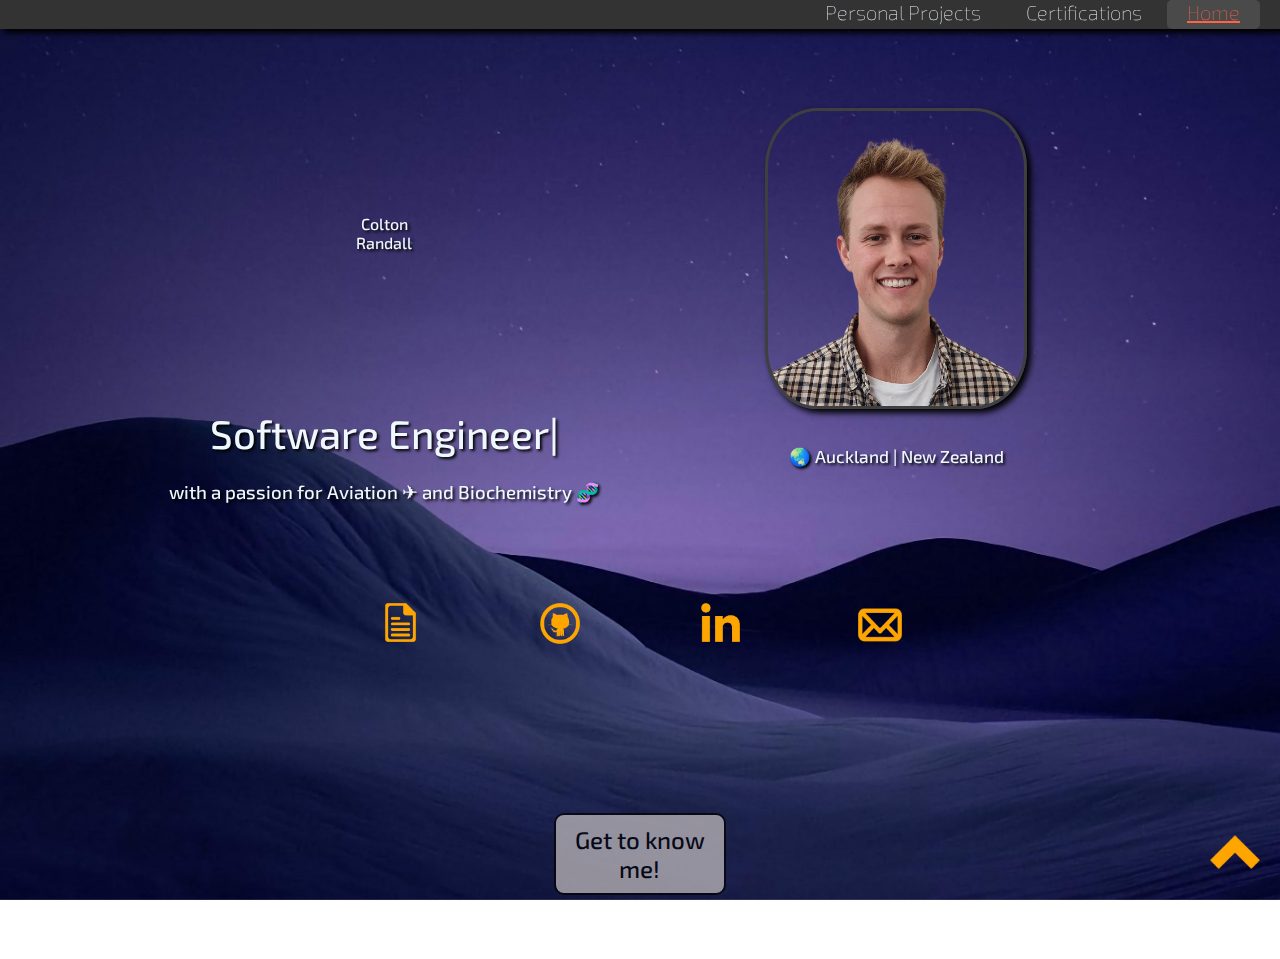
<file: index.html>
<!-- My website -->
<!DOCTYPE html>
<html lang="en">

<head>

    <!-- CSS link -->
    <link href="homePage.css" rel="stylesheet" type="text/css">

    <!-- JavaScript link -->
    <script type="text/javascript" src="website.js"></script>

    <meta name="viewport" content="width=device-width, initial-scale=1.0">

    <title>Colton's Website</title>
</head>

<body>

    <!-- Background image -->
    <div>
        <img src="./website_attachments/images/Surface duo.jpg" id="background">
    </div>




    <!-- Headers -->
    <div class="nav">

        <a href="./projects.html">Personal Projects</a>
        <a href="./certificates.html">Certifications</a>

        <a href="./index.html" id="home">Home</a>
        
        
    </div>


    <br>
    <br>
    <br>

    <div id="header">
        <p id="title">Colton<br>Randall</p>
        

        <img src="./website_attachments/images/Picture-removebg-preview.png" id="mainphoto" title="Me :)">

        <div id="subTitle"><div id="SEtitle"> Software Engineer<blink>|</blink></div><br> with a passion for Aviation &#x2708; and Biochemistry &#x1F9EC; </div>

        <p id="location"> &#x1F30F; Auckland | New Zealand </p>
       
    </div>
    
    <!-- ICONS -->
    <div class="iconLinks">

        <!-- CV -->
        <a href="./website_attachments/documents/Colton_CV_09.21.pdf">
            <img src="./website_attachments/images/CV3.png" id="cvicon" title="View my CV!">
        </a>

        <!-- github -->
        <a href="https://github.com/ColtonRandall">
            <img src="./website_attachments/images/github4.png" id="github" title="See what I've been working on!">
        </a>


        <!-- linkedin -->
        <a href="https://www.linkedin.com/in/coltonrandall/">
            <img src="./website_attachments/images/linkedin3.png" id="linkedin" title="Find me on LinkedIn!">
        </a>

        
        <!-- email -->
        <a href="mailto:coltondominicrandall@gmail.com">
            <img src="./website_attachments/images/mail.png" id="gmail" title="Send me an email!">
        </a>

    

    </div>

    </div>

    <br>
    <br>


    <!-- scroll down bar -->
    <div id="scrollDiv">
        <img src="./website_attachments/scroll.png" id="scroll">
    </div>


    <!-- Aboutme reveal button -->
    <div id="buttonDiv">
    <button type="button" onclick="showAboutme()">Get to know me!</button>
    </div>

    

    <!-- ABOUT -->
    <div id="ABOUTME">


        <div class="aboutMeContent">


            <!-- COLENANOOK  -->
            <div class="coleNanook">

                <div id="imgTag">
                    <!-- <p>New puppy and videogames, what a life! (1999)</p> -->
                    <img src="./website_attachments/images/coleNanook.jpg" id="coleNanookIMG" title="1999: My first playstation and first puppy, what a life!"/>
                </div>

                <p id="coleNanookContent">
                    Hi! I'm Colton, a proud dual citizen of two of the most beautiful countries in the world - Canada
                    (my
                    birthplace) and New Zealand (where I grew up). We moved to NZ in 1998, leaving behind all of our
                    extended family in Vancouver. In my early years, I gravitated toward spending time with our new
                    puppy,
                    Nanook, and got my first playstation in 1999 (picture for proof), which was where my interest for
                    technology started.
                </p>


            </div>




            <!-- RWANDA1  -->
            <div class="Rwanda1Div">

                <p id="Rwanda1Content">
                    Fast forward to 2013. I had just finished high-school and was experiencing the need to explore the
                    world and
                    what it had to offer. Luckily for me, I had an Aunt who was living and working in Rwanda. This acted
                    as the
                    opportunistic-fuel I needed to nose-dive into some volunteer experience.
                </p>

                <img src="./website_attachments/images/rwanda1.jpg" id="rwanda1IMG" title="2013: Volunteering at a Rwandan pre-school">

            </div>




            <!-- RWANDA2  -->
            <div class="Rwanda2Div">

                <img src="./website_attachments/images/rwanda2.jpg" id="rwanda2IMG" title="Me and my good friend Kristen!">

                <p id="Rwanda2Content">
                    In Rwanda, I taught English at a local orphanage and a nearby pre-school. It was a raw experience
                    where I
                    discovered amazing places and people, along with frequent and sombering reminders of how
                    lucky I
                    am. I later went back in 2016, this time to Kenya, to complete more volunteer work. I taught Maths
                    and
                    Physics at a high school in Kibera - the largest slum in Africa. Additionally, I worked as a
                    healthcare
                    assistant deeper in the slum to help local doctors treat the residents for Malaria and various
                    respiratory
                    infections. This inevitably encouraged an interest in healthcare and Biology, which is where my
                    first
                    University degree came into play.
                </p>


            </div>

            <!-- extra kenya / Africa photos -->
            <div id="extraPhotos">
                
                <img src="./website_attachments/images/kenya.jpg" title="2016, Kenya: The pre-school in Kibera slum I volunteered at" id="kenya">

                <img src="./website_attachments/images/elephant.jpg" title="My adopted baby elephant 'Ngilai' from David Sheldrick Wildlife Trust" id="elephant">

            </div>




            <!-- OTAGO -->
            <div class="OtagoDiv">

                <p id="otagoContent1">
                    I started my BSc at the University of Otago in 2015, taking a general Health Science
                    program which
                    involved completing eight interdisciplinary courses, spread throughout various degree programs
                    and
                    subjects. This was what introduced me to Biochemistry. It was something I never thought I'd enjoy,
                    but the
                    requirement to take that course was what steered me toward a degree in Biochemistry. Genetic Engineering played a big part in the course content throughout the program, along with the treatment of cancer. I was intrigued with how technology can be coupled with biochemical processes in working toward curing the seemingly uncurable. I graduated in 2018 and was torn between the pursuit of refining my technological knowledge and my passion for Aviation.
                </p>

            </div>

            
            <div id="otagoImages">
                <img src="./website_attachments/images/otago.jpg" id="otagoIMG">

                <img src="./website_attachments/images/otagoGrad.JPG" id="otagoGradIMG" title="2018: Graduation day -My partner Emma and I">
            </div>




            <!-- FLYING  -->
            <div class="flyingDiv">
                <p id="flyingContent">
                    In 2018, toward the end of my degree, I decided to simultaneously take some flight lessons at a local aero
                    club. This
                    resulted in my first ever solo flight - a childhood dream. I decided that I would enroll in a full-time
                    course
                    at a flight school to pursue a career as a pilot. I started in 2019, got my private license, then
                    Covid-19
                    spread across the globe. This global event and it's inevitable impact on the industry forced me to
                    step
                    back and reconsider this path.
                </p>

                <img src="./website_attachments/images/flying.JPG" id="flyingIMG" title="2019: My first solo cross country flight"/>
            </div>

            <div class="BioinformaticsDiv">
                Once lockdown ended, I managed to secure myself three jobs as a Bioinformatics Research Assistant, two
                at the University of Auckland and one at Landcare Reasearch.
                These jobs helped me in getting first-hand programming experience, while continuing to progress through the
                online courses and slowly updating my GitHub profile with small projects.

                <br>
                <br>

                Reaching out and making connections during these jobs helped me realise that a formal qualification in
                programming can not only compliment my BSc in Biochemistry, but open up many more doors than I initially
                thought. I enrolled in the postgraduate certificate in Information Technology at Auckland University,
                obtained two <strong>'Certificate of outstanding achievement'</strong> awards in both papers, and qualified
                for the Master of Information Technology, where I am specialising in software development and health informatics. 
            </div>

        </div>

        <br>
        <hr>
        <hr>
        <br>
        <br>

    </div>
    </div>

    <div class="toTop"><a href="#"><img src="./website_attachments/images/up.png" id="arrow" title="Back to top!"></a>
    </div>

</body>

</html>
</file>
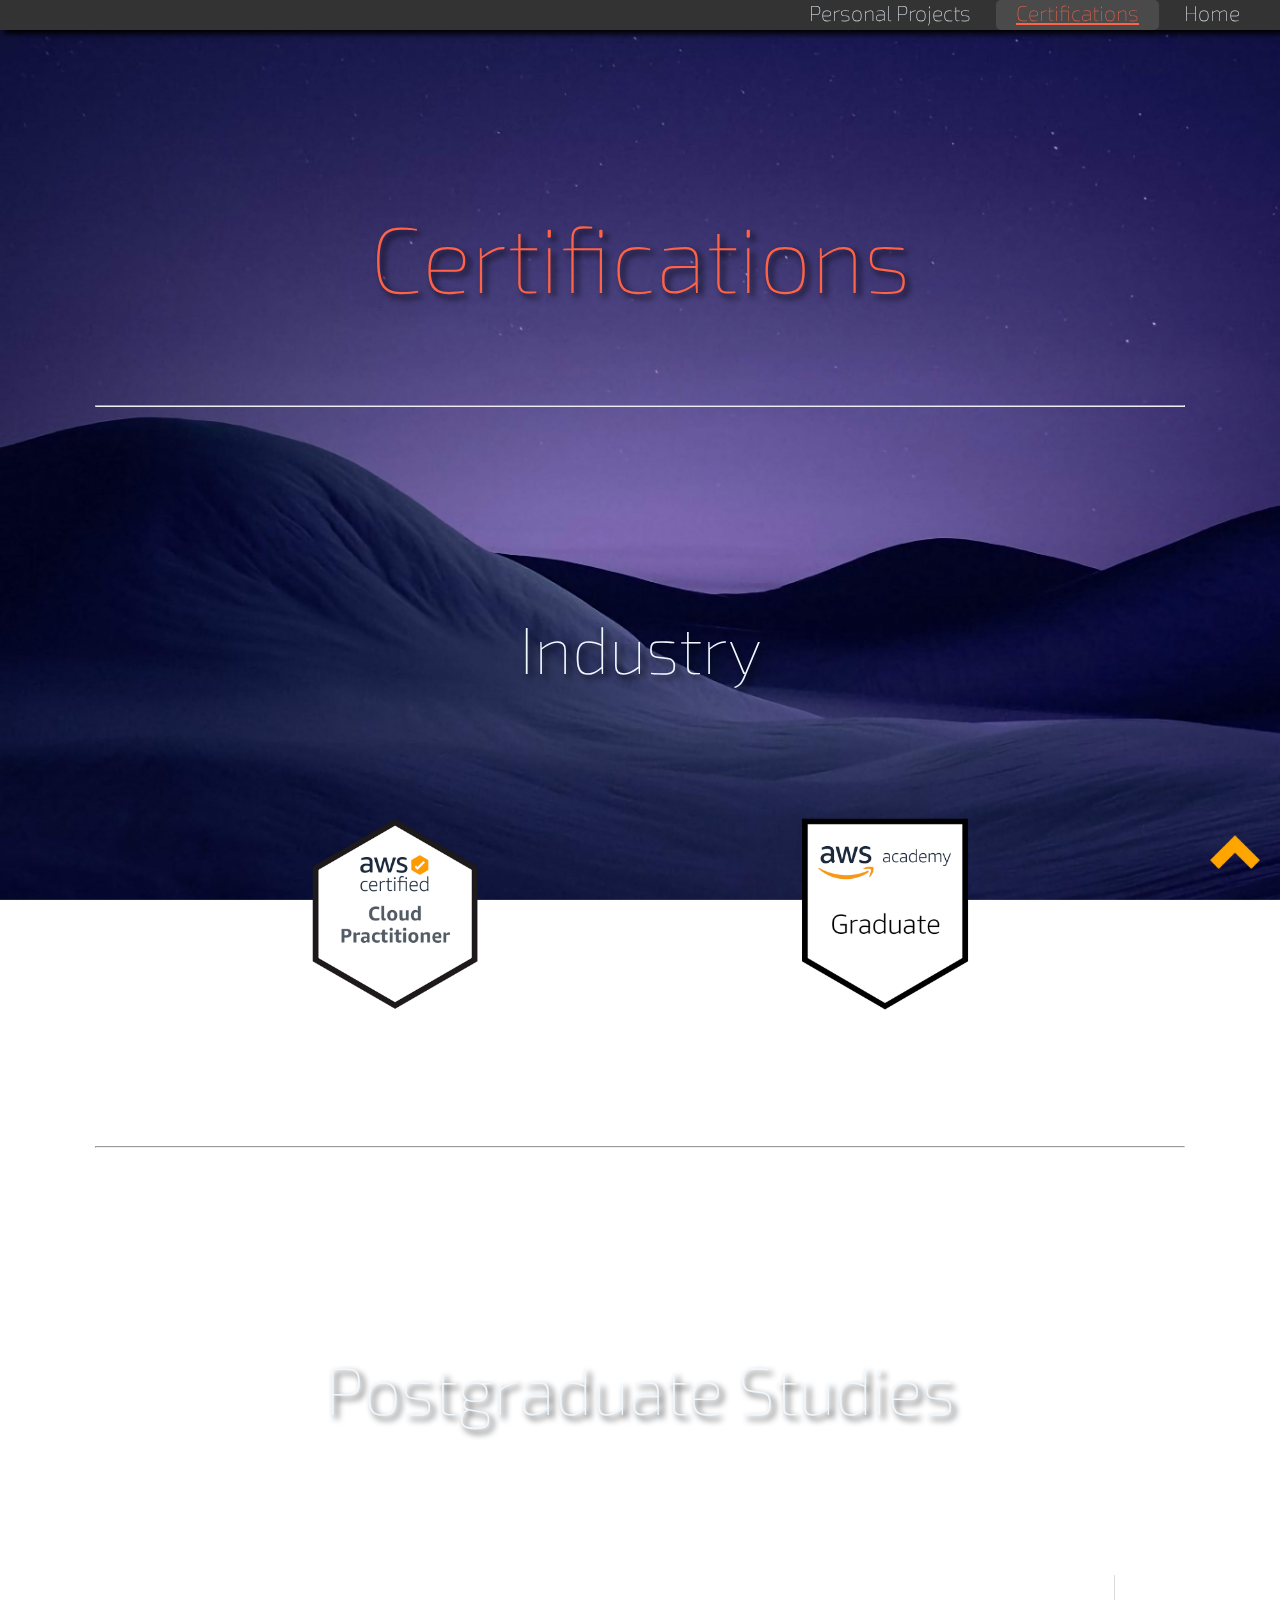
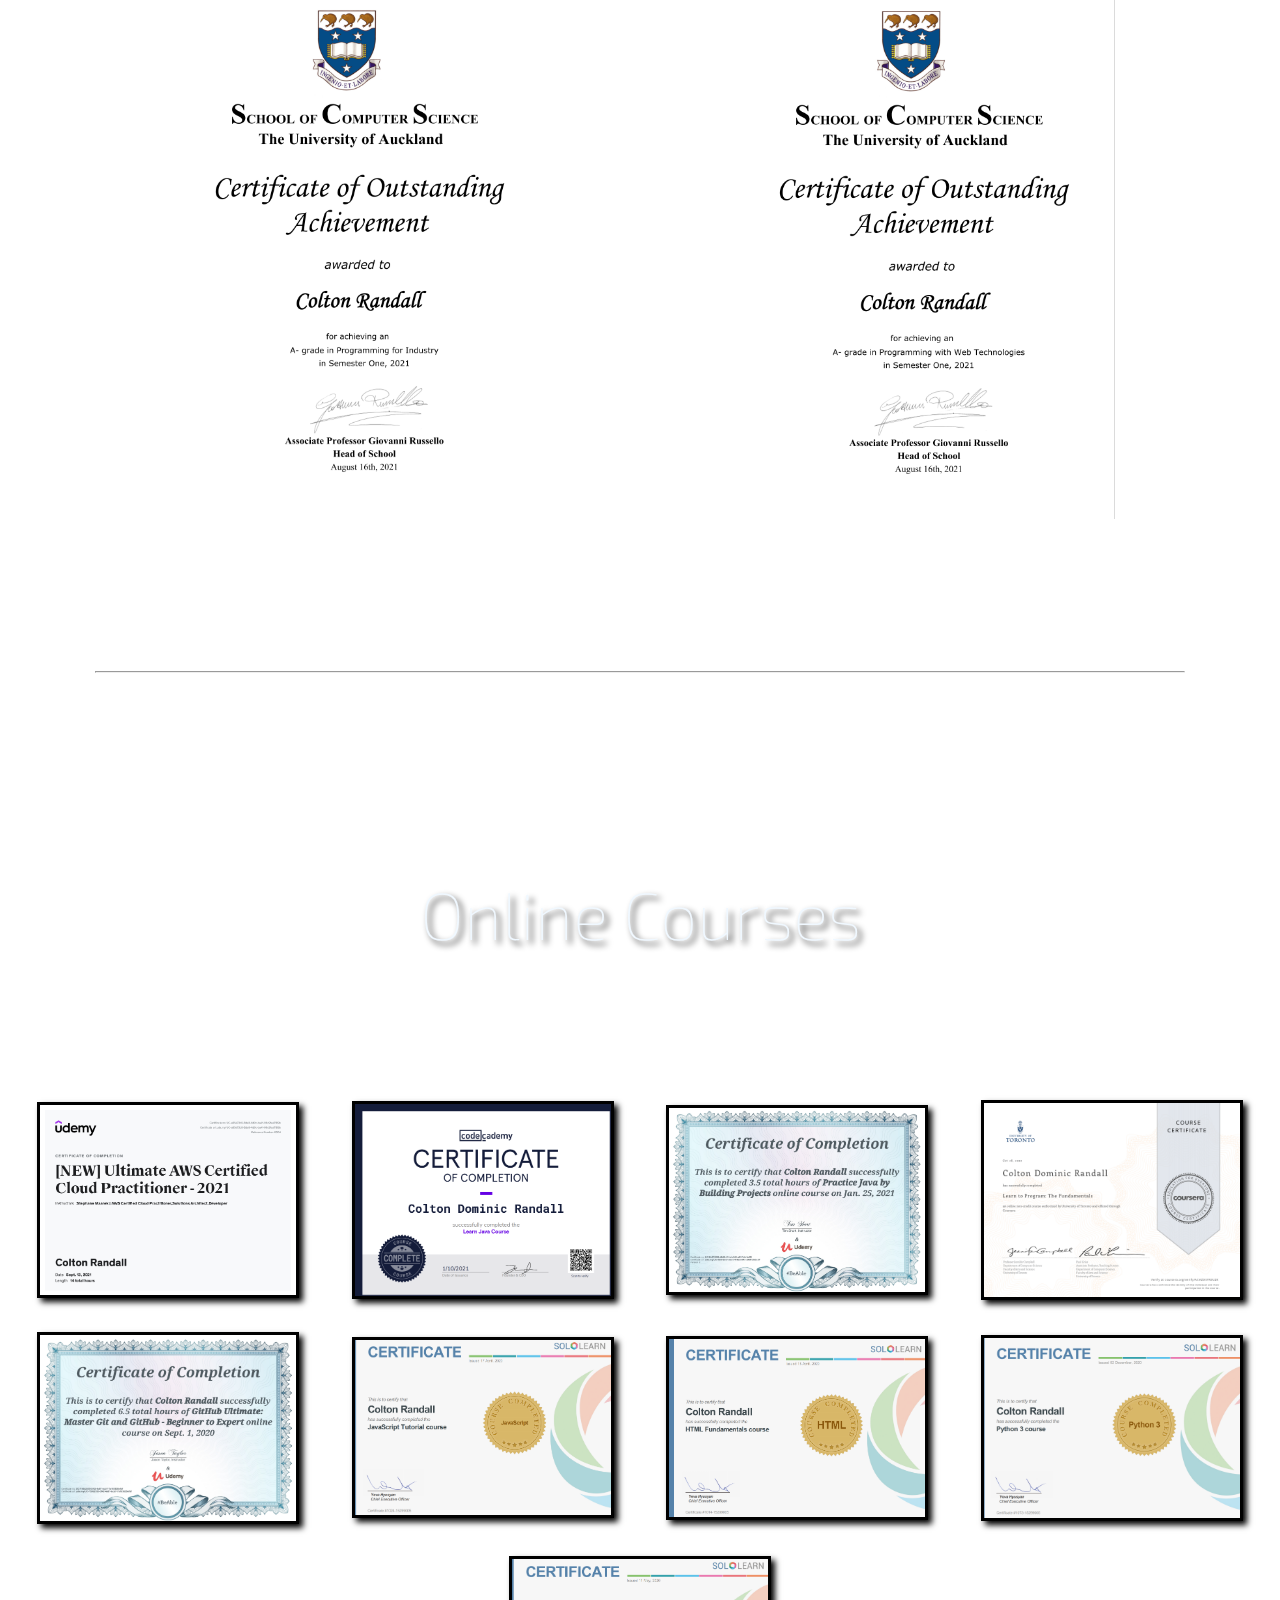
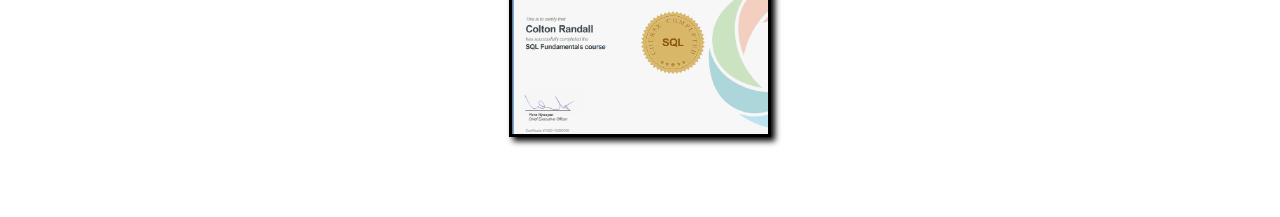
<file: certificates.html>
<!DOCTYPE html>
<html lang="en">
<head>
    <meta charset="UTF-8">
    <meta http-equiv="X-UA-Compatible" content="IE=edge">
    <meta name="viewport" content="width=device-width, initial-scale=1.0">

    <link href="certificates.css" rel="stylesheet" type="text/css">

    <title>Colton's Certificates</title>
</head>
<body>

     <!-- Background image -->
     <div>
        <img src="./website_attachments/images/Surface duo.jpg" id="background">
    </div>

     <!-- Headers -->
     <div class="nav">
        <a href="./projects.html" id="projects">Personal Projects</a>
        <a href="./certificates.html" id="certs">Certifications</a>

        <a href="./index.html" id="home">Home</a>

    </div>

    <!-- CERTIFICATES -->
    <p id="mainTitle">Certifications</p>

    <hr>

    <p id="industryCertsTitle">Industry<p>

    <div class="industryCerts">
        <img src="./website_attachments/images/certificates/awsCP.png" id="awsCP"
        title="AWS Certified Cloud Practitioner" />

        <img src="./website_attachments/images/certificates/aws.png" id="aws"
        title="AWS Academy Graduate" />
    </div>

    <hr>

        <p id="UniCertsTitle">Postgraduate Studies</p>
        <div class="uniCerts">

            <img src="./website_attachments/images/certificates/718.png" id="javaPGcert" title="COMPSCI718 - Programming for Industry">

            <img src="./website_attachments/images/certificates/719.png" id="webPGcert" title="COMPSCI719 - Programming for Web Technologies">
        </div>
        
        <hr>

        <p id="OnlineCertsTitle">Online Courses</p>
        <div class="certImages">
            <img src="./website_attachments/images/certificates/udemyAWS.jpg" id="udemyAWS"
            title="Ultimate AWS Certified Cloud Practitioner - 2021 [Stephane Maarek]" />
            <img src="./website_attachments/images/certificates/java.png" id="java" title="Java - Codecademy"/>
            <img src="./website_attachments/images/certificates/udemy.png" id="udemy "
            title="Practice Java by Building Projects - Udemy" />
            <img src="./website_attachments/images/certificates/coursera.png" id="coursera"
                title="Learning to Program in Python - Coursera" />
            <img src="./website_attachments/images/certificates/git.png" id="git"
                title="Git & GitHub - Udemy" />
            <img src="./website_attachments/images/certificates/js.png" id="js"
                title="JavaScript - SoloLearn" />
            <img src="./website_attachments/images/certificates/html.png" id="html"
                title="HTML Fundamentals - SoloLearn" />
            <img src="./website_attachments/images/certificates/python.png" id="py"
                title="Python 3 - SoloLearn" />
            <img src="./website_attachments/images/certificates/sql.png" id="sql"
                title="SQL Fundamentals - SoloLearn" />
            
        </div>

        <div class="toTop"><a href="#"><img src="./website_attachments/images/up.png" id="arrow" title="Back to top!"></a>
        </div>

</body>
</html>
</file>
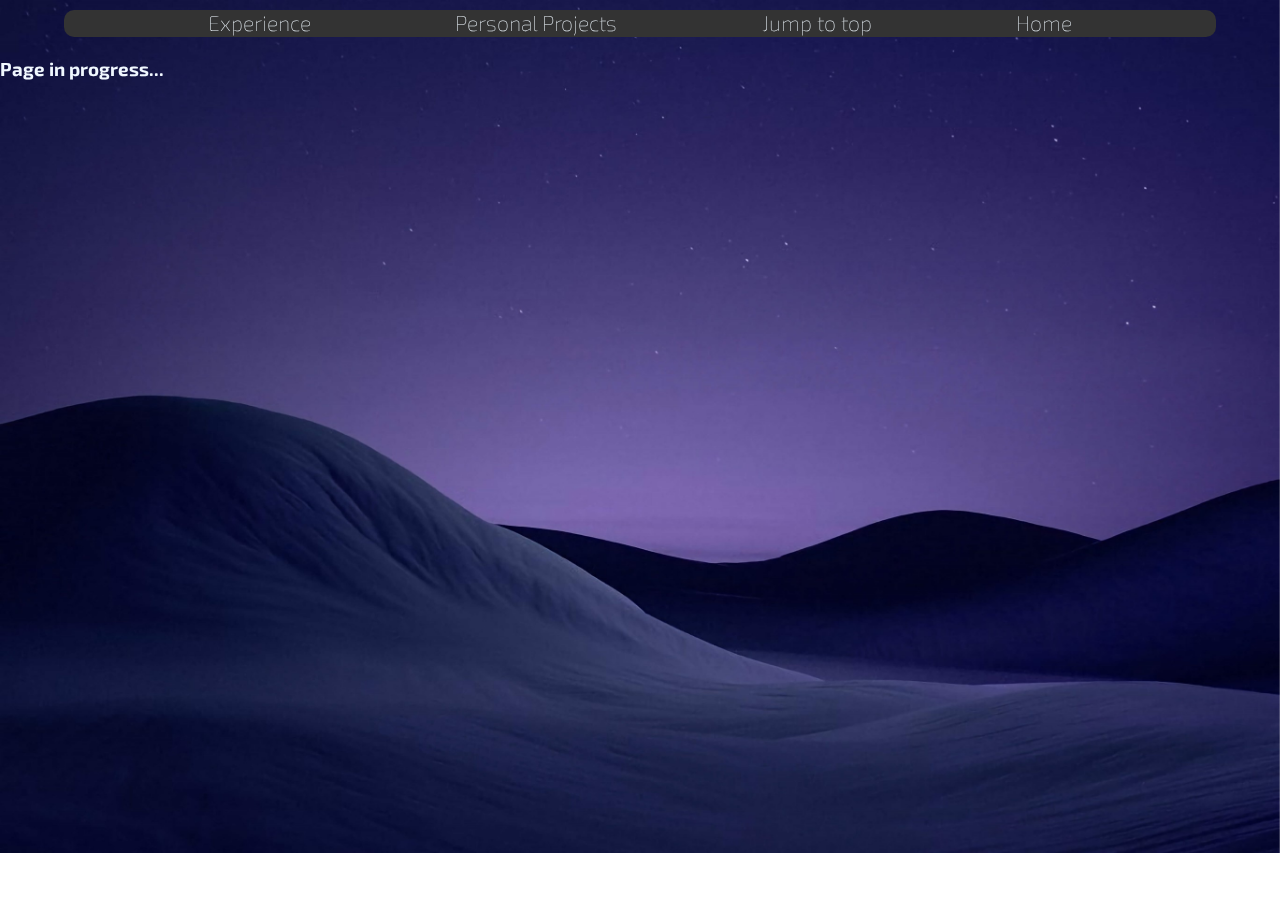
<file: education.html>
<!DOCTYPE html>
<html lang="en">
<head>
    <meta charset="UTF-8">
    <meta http-equiv="X-UA-Compatible" content="IE=edge">
    <meta name="viewport" content="width=device-width, initial-scale=1.0">

    <link href="education.css" rel="stylesheet" type="text/css">


    <title>Education</title>



</head>
<body>


    <!-- Background image -->
    <div>
        <img src="./website_attachments/images/Surface duo.jpg" id="background">
    </div>


     <!-- Headers -->
     <div class="nav">

        <a href="#workExp" id="workExpHeader">Experience</a>
        <a href="">Personal Projects</a>
        <a href="#title" id="jumpToTop">Jump to top</a>
        <a href="./index.html">Home</a>

    </div>

    <br>
    <br>
    <h3>Page in progress...</h3>
    
</body>
</html>
</file>
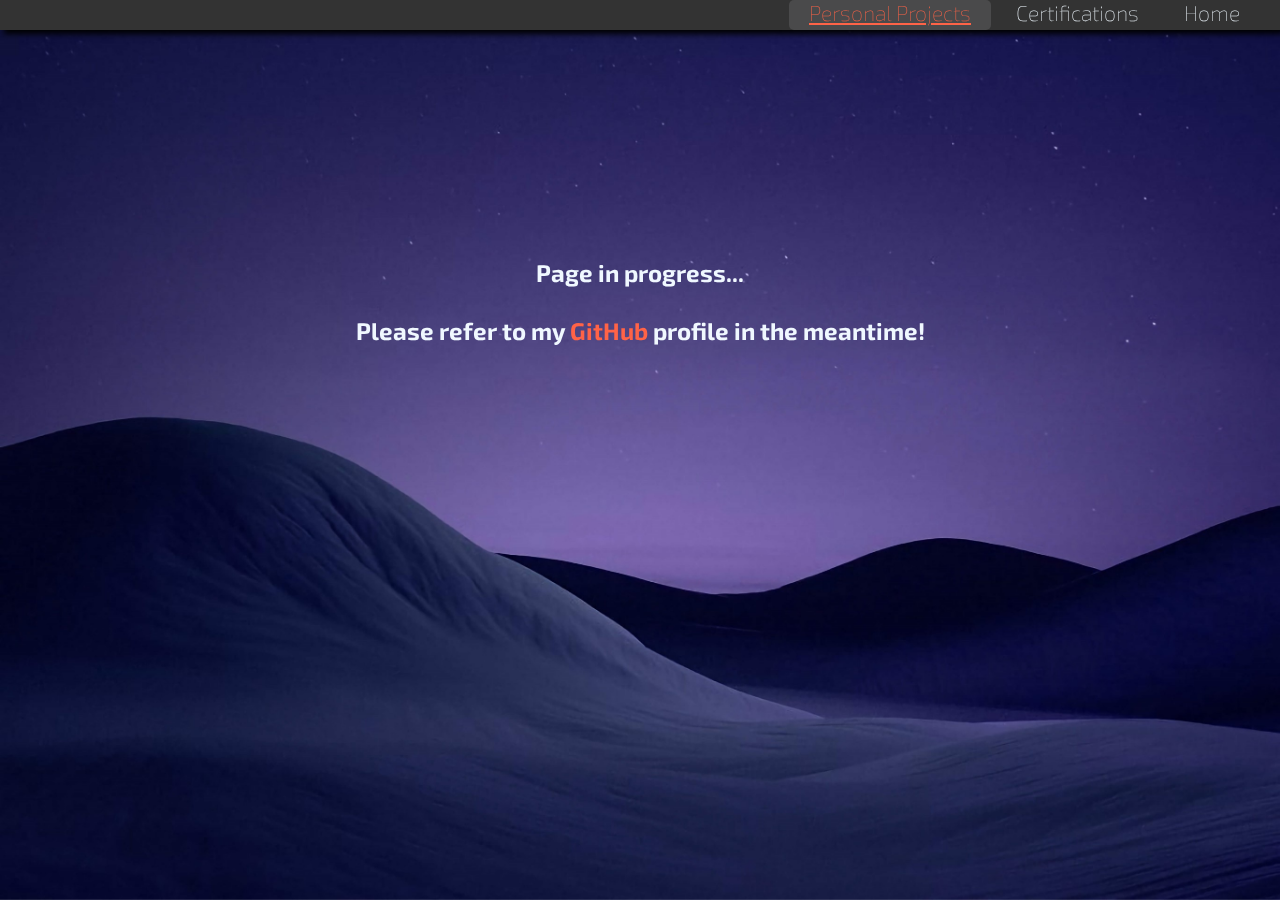
<file: projects.html>
<!DOCTYPE html>
<html lang="en">
<head>
    <meta charset="UTF-8">
    <meta http-equiv="X-UA-Compatible" content="IE=edge">
    <meta name="viewport" content="width=device-width, initial-scale=1.0">

    <link href="projects.css" rel="stylesheet" type="text/css">


    <title>Colton's Projects</title>



</head>
<body>


    <!-- Background image -->
    <div>
        <img src="./website_attachments/images/Surface duo.jpg" id="background">
    </div>


     <!-- Headers -->
     <div class="nav">
        <a href="./projects.html" id="projects">Personal Projects</a>
        <a href="./certificates.html" id="certs">Certifications</a>

        <a href="./index.html" id="home">Home</a>

    </div>

    <br>
    <br>
    <h2>Page in progress...<br><br>Please refer to my  <a id="gitHubLink" href="https://github.com/ColtonRandall"> GitHub  </a>  profile in the meantime!</h2>
    
</body>
</html>
</file>
<file: homePage.css>
/* * { border: 1px solid white };  */

:root {
    --text-colour: aliceblue;
    --nav-colour: #333;
    --shadow: 4px 4px 6px black;
    --textShadow: 2px 2px 3px black;
}

/* fill the whole page  */
html, body {
    height: 100%;
    margin: 0;
    font-family: 'exo2';
}

body {
    color: var(--text-colour);
    font-weight: lighter;
}


/* --------------------------------------------- */
/* FONTS */

@font-face {
    font-family: 'exo2';
    src: url(./website_attachments/Exo2-VariableFont_wght.ttf);
}

/* --------------------------------------------- */
/* MAIN IMAGES */

#background {
    width: 100%;
    height: 100%;
    background-size: cover;
    z-index: -3;
    position: fixed;
    top: 0;
    left: 0;
}


#mainphoto {
    width: 40%;
    border-radius: 20%;
    margin: auto;
    border: 3px solid rgb(66, 66, 66);
    box-shadow: var(--shadow);
    margin-top: 10%;
    filter: brightness(95%);
}



/* Main photo fadein animation */
#mainphoto {
    animation: mainImageFadeIn ease 3s;
    animation-delay: 2s;
    animation-iteration-count: 1;
    animation-fill-mode: both;

}

@keyframes mainImageFadeIn {
    0% {
        opacity: 0;
    }

    100% {
        opacity: 1;
    }
}

/* icon links */
.iconLinks {
    margin: auto;
    margin-top: 7%;
    width: 50%;
    display: grid;
    grid-template-columns: 1fr 1fr 1fr 1fr;
    text-align: center;

}

.iconLinks * {
    padding: 5px;
}

#cvicon {
    width: 26%;
}

#cvicon:hover {
    transition-duration: 0.3s;
    box-shadow: var(--shadow);
    border-radius: 5px;
    border: 1.5px solid whitesmoke;
    padding: 4px;
}

#linkedin {
    width: 26%;
}

#linkedin:hover {
    border-radius: 20px;
    transition-duration: 0.4s;
    box-shadow: var(--shadow);
    border-radius: 5px;
    border: 1.5px solid whitesmoke;
    padding: 5px;
}

#github {
    width: 27%;
}


#github:hover {
    transition-duration: 0.4s;
    box-shadow: var(--shadow);
    border-radius: 5px;
    border: 1.5px solid whitesmoke;
    padding: 4px;
}

#gmail {
    position: relative;
    width: 29%;
}

#gmail:hover {
    transition-duration: 0.4s;
    box-shadow: var(--shadow);
    border-radius: 5px;
    border: 1.5px solid whitesmoke;
    padding: 4px;
}

/* --------------------------------------------- */
/* CONTENT */

/* adds style to nav bar */
.nav {
    position: fixed;
    display: flex;
    justify-content: right;
    font-size: 15pt;
    background-color: var(--nav-colour);
    box-shadow: var(--shadow);
    color: lightgray;
    z-index: 3;
    width: 100%;
    top: 0;
}

.nav * {
    color: var(--text-colour);
    text-decoration: none;
    border-radius: 5px;
    padding-left: 20px;
    padding-right: 20px;
    padding-bottom: 5px;
    margin-right: 5px;
}

/* when you hovor over nav bar each div turns white */
div.nav a:hover {
    color: tomato;
}

#home {
    color: tomato;
    text-decoration: underline;
    background-color: rgb(74, 74, 75);
    margin-right: 20px;
}

#header {
    margin-top: 10%;
    margin: auto;
    display: grid;
    grid-template-columns: 1fr 1fr;
    grid-area: auto;
    width: 80%;
    text-shadow: 2px 2px 3px black;
}

#title {
    color: var(--text-colour);
    text-align: center;
    font-weight: 500;
    margin: auto;
}

/* Title fadein animation */
#title {
    animation: titleFadeIn ease 3s;
    animation-iteration-count: 1;
    animation-fill-mode: both;

}

@keyframes titleFadeIn {
    0% {
        opacity: 0;
        color: tomato;
        font-size: 12pt;
    }

    100% {
        opacity: 1;
        color: whitesmoke;
        font-size: 80pt;
        text-shadow: 5px 5px 7px black;
    }
}

#subTitle {
    color: var(--text-colour);
    text-align: center;
    font-size: 14pt;
    font-weight: 500;
    margin: auto;
}

#SEtitle {
    font-size: 30pt;
}

blink {
    -webkit-animation: 1.5s linear infinite condemned_blink_effect;
    animation: 1.5s linear infinite condemned_blink_effect;
}

@keyframes condemned_blink_effect {
    0% {
        visibility: hidden;
    }

    50% {
        visibility: hidden;
    }

    100% {
        visibility: visible;
    }
}



#location {

    color: var(--text-colour);
    text-align: center;
    font-size: 13pt;
    font-weight: 500;
    margin: auto;

}

/* --------------------------------------------- */
/* SCROLL ICON */

#scrollDiv {
    margin-top: 4%;
}

#scroll {
    /* ensure animation works for all browsers */
    /* ease = speed up then slow down */
    -webkit-animation: scrolling 3s ease infinite;
    -moz-animation: scrolling 3s ease infinite;
    -o-animation: scrolling 3s ease infinite;
    animation: scrolling 3s ease infinite;
}

/* timeline of animation */
@keyframes scrolling {
    0% {
        transform: translate(0);
    }

    50% {
        transform: translate(0, 100px);
    }

    100% {
        transform: translate(0);
    }
}

#scroll {
    position: relative;
    width: 3%;
    margin: auto;
    display: flex;
    justify-content: center;
    bottom: 80px;
}


/* ------- ABOUT ME BUTTON ------ */

#buttonDiv {
    padding: 5%;
    display: flex;
    justify-content: center;
}

button {
    background-color: rgb(201, 195, 195);
    color: black;
    width: 15%;
    font-weight: 500;
    font-family: 'exo2';
    font-size: 1.5rem;
    border: 2px solid black;
    border-radius: 10px;
    padding: 10px;
    opacity: 0.7;
}

button:hover {
    color: whitesmoke;
    background-color: #333;
    transition-duration: 0.4s;
    border: 2px solid tomato;
    box-shadow: 3px 3px 4px black;
    opacity: 1;
}


button:active {
    background-color: tomato;
    transform: translateY(4px);
}


/* ------- ABOUT ME CONTENT ------ */
#ABOUTME {
    display: none;
    transition: height 1s, width 1s, padding 1s, visibility 1s, opacity 0.5s ease-out;
}

#aboutmeTitle {
    text-align: center;
    font-size: 35pt;
    text-shadow: var(--textShadow);
}

.aboutMeContent * {
    font-size: 20pt;
    text-align: justify;
    text-shadow: var(--textShadow);
    font-weight: 400;
}

.aboutMeContent {
    width: 80%;
    padding-top: 10%;
    margin: auto;
    font-family: 'Segoe UI', Tahoma, Geneva, Verdana, sans-serif;
}


/* -- IMAGES -- */

/* --- Intro - Me and Nanook --- */
.coleNanook {
    display: grid;
    grid-template-columns: 1fr 1fr;
    padding-bottom: 5%;
    margin: auto;
}

#coleNanookContent {
    width: 100%;
}

#coleNanookIMG {
    width: 80%;
    margin: auto;
    box-shadow: var(--shadow);
    border-radius: 30px;
}

/* --- RWANDA1 --- */
.Rwanda1Div {
    display: grid;
    grid-template-columns: 1fr 1fr;

}

#Rwanda1Content {
    width: 100%;
}

#rwanda1IMG {
    width: 75%;
    margin: auto;
    box-shadow: var(--shadow);
    border-radius: 30px;
    filter: contrast(130%);
}


/* --- RWANDA2 --- */

.Rwanda2Div {
    display: grid;
    grid-template-columns: 0.5fr 1fr;
    padding-top: 5%;
}

#Rwanda2Content {
    width: 100%;
}

#rwanda2IMG {
    margin: auto;
    width: 70%;
    box-shadow: var(--shadow);
    border-radius: 10px;
}

#extraPhotos {
    display: flex;
    padding: 5px;
}

#elephant {
    margin: auto;
    width: 25%;
    box-shadow: var(--shadow);
    border-radius: 10px;
}

#kenya {
    margin: auto;
    width: 50%;
    box-shadow: var(--shadow);
    border-radius: 10px;
    filter: contrast(110%);
}


/* -- OTAGO --- */

#otagoContent1 {
    padding-top: 5%;
    padding-bottom: 5%;
}

#otagoImages {
    display: flex;
    padding: 1rem;
    justify-content: space-between;
}

#otagoIMG {
    width: 30%;
    box-shadow: var(--shadow);
    border-radius: 10px;
}

#otagoGradIMG {
    width: 40%;
    box-shadow: var(--shadow);
    border-radius: 10px;
}

#otagoContent2 {
    padding-top: 5%;
}


/* --- AVIATION --- */

.flyingDiv {
    display: grid;
    grid-template-columns: 1fr 1fr;
    padding-top: 5%;
    padding-bottom: 5%;
}

#flyingContent {
    width: 100%;
}

#flyingIMG {
    width: 50%;
    margin: auto;
    box-shadow: var(--shadow);
    border-radius: 10px;
}

.toTop {
    width: fit-content;
    position: fixed;
    bottom: 20px;
    right: 20px;
    border-radius: 5px;
    text-align: center;
    margin: auto;
}

#toTopText {
    font-family: monospace;
    font-size: 12pt;
}

#arrow {
    width: 50px;
}

#arrow:hover {
    animation: arrow 1.5s ease infinite;
}

/* timeline of hover animation */
@keyframes arrow {
    0% {
        transform: translate(0);
    }

    50% {
        transform: translate(0, -15px);
    }

    100% {
        transform: translate(0);
    }
}


hr {
    width: 85%;
}

/* -------------------------------------------- */

/* TABLET */
/* Remove pointer events for certificates on tablet */
@media (max-width: 1400px) {

    #background {
        width: 100%;
        height: 100%;
    }

    #mainphoto {
        width: 50%;
    }


    #aboutMeButton {
        width: 40%;
        font-size: 3vh;
    }

    #scroll {
        display: none;
    }

    .certImages>img {
        pointer-events: none;
    }

    #aws {
        pointer-events: none;
        box-shadow: none;
    }

}

/* ----------- MOBILE APP ---------- */

@media (max-width: 900px) {


    #background {
        width: 100%;
        height: 100%;
    }

    #home {
        margin-right: 0px;
    }


    #mainphoto {
        box-shadow: var(--shadow);
        width: 40%;
        margin-bottom: 15px;
    }

    #ABOUTME img {
        box-shadow: var(--shadow);
    }


    #header {
        grid-template-columns: 1fr;
    }

    #location {
        margin-top: 15px;
        font-size: 12pt;
    }

    #subTitle {
        margin-top: 5%;
        font-size: 13pt;
        text-align: center;
    }

    #title {
        text-shadow: 5px 5px 7px black;
        text-align: center;
        font-size: 60pt;
    }

    @keyframes titleFadeIn {
        0% {
            opacity: 0;
            color: tomato;
            font-size: 9pt;
        }

        100% {
            opacity: 1;
            color: whitesmoke;
            font-size: 50pt;
            text-shadow: 5px 5px 7px black;
        }
    }


    .iconLinks {
        display: flex;
        flex-direction: column;
        padding-left: 19%;
        padding-top: 15%;

    }

    .iconLinks * {
        padding-top: 10%;
        padding-bottom: 5%;
        width: 60%;
        text-align: center;
        justify-content: center;
    }



    #cvicon {
        width: 33%;
    }

    #cvicon:hover {
        padding: 10px;
    }


    #gmail {
        width: 33%;
        left: 1px;
    }

    #gmail:hover {
        padding: 10px;
    }


    #github {
        width: 35%;
    }

    #github:hover {
        padding: 10px;
    }

    #linkedin {
        width: 33%;
    }

    #linkedin:hover {
        padding: 10px;
    }


    #scroll {
        display: none;
        width: 5%;
    }

    .nav {
        position: relative;
        flex-direction: column;
        z-index: 4;
        width: 60%;
        font-size: 20pt;
        top: 5px;
        margin: auto;
        border-radius: 10px;
    }

    .nav * {
        padding-bottom: 7px;
        padding-top: 7px;
        text-align: center;
        margin-right: 0px;
    }

    #aboutMeButton {
        background-color: #333;
        border: 2px solid tomato;
        box-shadow: var(--shadow);
        color: whitesmoke;
        width: 70%;
        font-size: 15pt;
        padding: 10px;
        opacity: 1;
    }

    .aboutMeContent * {
        font-size: 18pt;
        font-weight: 400;
    }

    .aboutMeContent {
        width: 70%;

    }



    .coleNanook {
        grid-template-columns: 1fr;
        margin: auto;
        width: 100%;
        text-align: justify;
        align-items: center;
    }

    #coleNanookIMG {
        margin-bottom: 5%;
        margin-left: 50px;
    }

    .Rwanda1Div {
        grid-template-columns: 1fr;
        margin: auto;
        width: 100%;
        text-align: justify;
        align-items: center;
    }

    .Rwanda1Div img:nth-of-type(2) {
        order: 1;
    }

    .Rwanda1Div p:nth-of-type(1) {
        order: 2;
    }

    #rwanda1IMG {
        margin-bottom: 5%;
        margin-top: 5%;
        place-content: center;
    }

    #extraPhotos {
        flex-direction: column;
        margin: auto;
        width: 100%;
    }

    #kenya {
        width: 100%;
        margin-top: 20px;
        margin-bottom: 40px;
    }

    #elephant {
        width: 50%;
        margin-top: 40px;
    }



    .Rwanda2Div {
        grid-template-columns: 1fr;
        margin: auto;
        width: 100%;
        text-align: justify;
        align-items: center;
    }


    #rwanda2IMG {
        margin-bottom: 5%;
    }

    .OtagoDiv {
        grid-template-columns: 1fr;
        margin: auto;
        width: 100%;
        text-align: justify;
        align-items: center;
    }

    #otagoImages {
        flex-direction: column;
        justify-content: center;
        margin: auto;
        width: 100%;
    }

    #otagoIMG {
        width: 60%;
        margin-bottom: 5%;
        margin-top: 5%;
        margin-left: 65px;
    }

    #otagoGradIMG {
        width: 70%;
        margin-bottom: 5%;
        margin-top: 5%;
        margin-left: 45px;
    }


    .flyingDiv {
        grid-template-columns: 1fr;
        margin: auto;
        width: 100%;
        text-align: justify;
        align-items: center;
    }


    #flyingIMG {
        margin-bottom: 5%;
        margin-top: 5%;
        place-content: center;
    }


    .certImages {
        display: grid;
        grid-template-columns: 1fr;
    }

    .certImages>img {
        width: 80%;
        pointer-events: none;
        margin: auto;
        margin-bottom: 10%;
    }

    #aws {
        pointer-events: none;
        box-shadow: none;
    }

    .toTop {
        bottom: 20px;
        right: 1px;
        text-align: center;
        margin: auto;
    }


}
</file>
<file: certificates.css>
/* * { border: 1px solid white };  */

:root {
    --text-colour: aliceblue; 
    --nav-colour: #333;
    --shadow: 4px 4px 6px black;
  }

 /* fill the whole page  */
 html, body {
    height: 100%;
    margin: 0;
    font-family: 'exo2';
  }

  body {
      color: var(--text-colour);
      font-weight: lighter;
  }


  /* --------------------------------------------- */
/* FONTS */

@font-face {
    font-family: 'exo2';
    src: url(./website_attachments/Exo2-VariableFont_wght.ttf);
}


/* --------------------------------------------- */

#background{
    width: 100%;
    height: 100%;
    background-size:cover;
    z-index: -3;
    position: fixed;
    top: 0;
    left: 0;
}





/* --------------------------------------------- */
/* CONTENT */

/* adds style to nav bar */
.nav{
    position: fixed;
    display: flex;
    justify-content:right;
    font-size: 16pt;
    background-color: var(--nav-colour);
    box-shadow: var(--shadow);
    color:lightgray;
    z-index: 3;
    width: 100%;
    top: 0;
}

.nav * {
    color: var(--text-colour);
    text-decoration: none;
    border-radius: 5px;
    padding-left: 20px;
    padding-right: 20px;
    padding-bottom: 5px;
    margin-right: 5px;
}

#home {
    margin-right: 20px;
}

/* when you hovor over nav bar each div turns white */
div.nav a:hover {
    color: tomato;
  }

  #certs{
      color: tomato;
      text-decoration: underline;
      background-color: rgb(74, 74, 75);
  }



h2 {
      text-align: center;
      padding-top: 200px;
}

#mainTitle{
    font-size: 70pt;
    color: tomato;
    text-align: center;
    margin-top: 200px;
    text-shadow: var(--shadow);
}

#industryCertsTitle, #UniCertsTitle, #OnlineCertsTitle{
    font-size: 50pt;
    text-align: center;
    margin-top: 200px;
    text-shadow: var(--shadow);
}

.uniCerts, .industryCerts{
    display: flex;
    justify-content:space-evenly;
    flex-wrap:wrap;
    margin: auto;
    padding-top: 5%;
    padding-bottom: 10%;
}

.uniCerts img {
    position: relative;
    margin: 1rem;
    transition-duration: 1s;
}



#javaPGcert, #webPGcert {
    width: 30%;
    border-color: black;
    border-width: 2px;
}

#aws, #awsCP {
    width: 15%;
    height: 15%;
    top: 60px;
}


.certImages {
    display: flex;
    justify-content:space-evenly;
    align-items: center;
    flex-wrap:wrap;
    margin: auto;
    padding-top: 5%;
    padding-bottom: 5%;
}

.certImages > img {
    align-items: center;
    position: relative;
    border: 3px solid black;
    box-shadow: var(--shadow);
    width: 20%;
    margin: 1rem;
    transition-duration: 1s;
}



.certImages > img:hover {
border: 5px solid tomato;
}

.toTop {
    width: fit-content;
    position: fixed;  
    bottom: 20px;
    right: 20px;
    border-radius: 5px;
    text-align: center;
    margin: auto;
  }
  
  #toTopText{
      font-family: monospace;
      font-size: 12pt;
  }

  #arrow {
    width: 50px;
}

#arrow:hover {
    animation: arrow 1.5s ease infinite;
 }
 
/* timeline of hover animation */
@keyframes arrow {
 0% {
 transform: translate(0);
 }
 50% {
 transform: translate(0,-15px);  
}
 100% {
     transform: translate(0);
 }
}



hr {
    width: 85%;
}

/* -------------------------------------------- */

/* TABLET */
 /* Remove pointer events for certificates on tablet */
 @media (max-width: 1400px) { 

    #background{
        width: 100%;
        height: 100%;
    }
  }

@media (max-width: 900px){

    .nav {
        position: relative;
        flex-direction: column;
        margin: auto;
        flex-direction: column;
        z-index: 4;
        width: 60%;
        font-size: 20pt;
        border-radius: 10px;
        top: 5px;
    }

    .nav * {
        padding-bottom: 7px;
        padding-top: 7px;
        text-align: center;
        margin-right: 0;
    }

    #home {
        margin-right: 0px;
    }

    #mainTitle{
        font-size: 30pt;
    }

    #industryCertsTitle, #UniCertsTitle, #OnlineCertsTitle{
        font-size: 20pt;
    }

    .uniCerts, .industryCerts {
        display: grid;
        grid-template-columns: 1fr;
    }
    
    #javaPGcert, #webPGcert {
        width: 80%;
        margin: auto;
        margin-bottom: 10%;
    }
    
    #aws, #awsCP {
        top: 0;
        width: 60%;
        height: auto;
        margin: auto;
        margin-bottom: 15%;
    }

    .certImages {
        display: grid;
        grid-template-columns: 1fr;
    }

    .certImages > img {
        width: 80%;
        pointer-events: none;
        margin: auto;
        margin-bottom: 10%;
    }
}
</file>
<file: education.css>
/* * { border: 1px solid white };  */

:root {
    --text-colour: aliceblue; 
    --nav-colour: #333;
  }

 /* fill the whole page  */
 html, body {
    height: 100%;
    margin: 0;
    font-family: 'exo2';
  }

  body {
      color: var(--text-colour);
      font-weight: lighter;
  }


  /* --------------------------------------------- */
/* FONTS */

@font-face {
    font-family: 'exo2';
    src: url(./website_attachments/Exo2-VariableFont_wght.ttf);
}


/* --------------------------------------------- */
/* MAIN IMAGES */

#background{
    width: 100%;
    background-size:cover;
    z-index: -3;
    position: fixed;
    top: 0;
    left: 0;
}


/* --------------------------------------------- */
/* CONTENT */

/* adds style to nav bar */
.nav{
    position: fixed;
    display: flex;
    justify-content: space-evenly;
    text-align: center;
    font-size: 16pt;
    background-color: var(--nav-colour);
    color:lightgray;
    border-radius: 10px;
    margin-left: 5%;
    padding-bottom: 2px;
    z-index: 3;
    width: 90%;
    top: 10px;
}

.nav * {
    color: var(--text-colour);
    text-decoration: none;
}

/* when you hovor over nav bar each div turns white */
div.nav a:hover {
    color: tomato;
  }
</file>
<file: projects.css>
/* * { border: 1px solid white };  */

:root {
    --text-colour: aliceblue; 
    --nav-colour: #333;
    --shadow: 4px 4px 6px black;
  }

 /* fill the whole page  */
 html, body {
    height: 100%;
    margin: 0;
    font-family: 'exo2';
  }

  body {
      color: var(--text-colour);
      font-weight: lighter;
  }


  /* --------------------------------------------- */
/* FONTS */

@font-face {
    font-family: 'exo2';
    src: url(./website_attachments/Exo2-VariableFont_wght.ttf);
}


/* --------------------------------------------- */

#background{
    width: 100%;
    height: 100%;
    background-size:cover;
    z-index: -3;
    position: fixed;
    top: 0;
    left: 0;
}


/* --------------------------------------------- */
/* CONTENT */

/* adds style to nav bar */
.nav{
    position: fixed;
    display: flex;
    justify-content:right;
    font-size: 16pt;
    background-color: var(--nav-colour);
    box-shadow: var(--shadow);
    color:lightgray;
    z-index: 3;
    width: 100%;
    top: 0;
}

.nav * {
    color: var(--text-colour);
    text-decoration: none;
    border-radius: 5px;
    padding-left: 20px;
    padding-right: 20px;
    padding-bottom: 5px;
    margin-right: 5px;
}

#home {
    margin-right: 20px;
}

/* when you hovor over nav bar each div turns white */
div.nav a:hover  {
    color: tomato;
  }

  #projects{
      color: tomato;
      text-decoration: underline;
      background-color: rgb(74, 74, 75);
  }



h2 {
      text-align: center;
      padding-top: 200px;
}

#gitHubLink{
    color: tomato;
    text-decoration: none;
}

#gitHubLink:hover {
    color: springgreen;
    text-decoration: underline;
}

@media (max-width: 1400px) {
   

    #background{
        width: 100%;
        height: 100%;
    }

}

@media (max-width: 900px) {

    .nav {
        position: relative;
        flex-direction: column;
        margin: auto;
        flex-direction: column;
        z-index: 4;
        width: 60%;
        font-size: 20pt;
        border-radius: 10px;
        top: 5px;
    }

    .nav * {
        padding-bottom: 7px;
        padding-top: 7px;
        text-align: center;
        margin-right: 0;
    }

    #home {
        margin-right: 0px;
    }
    
}
</file>
